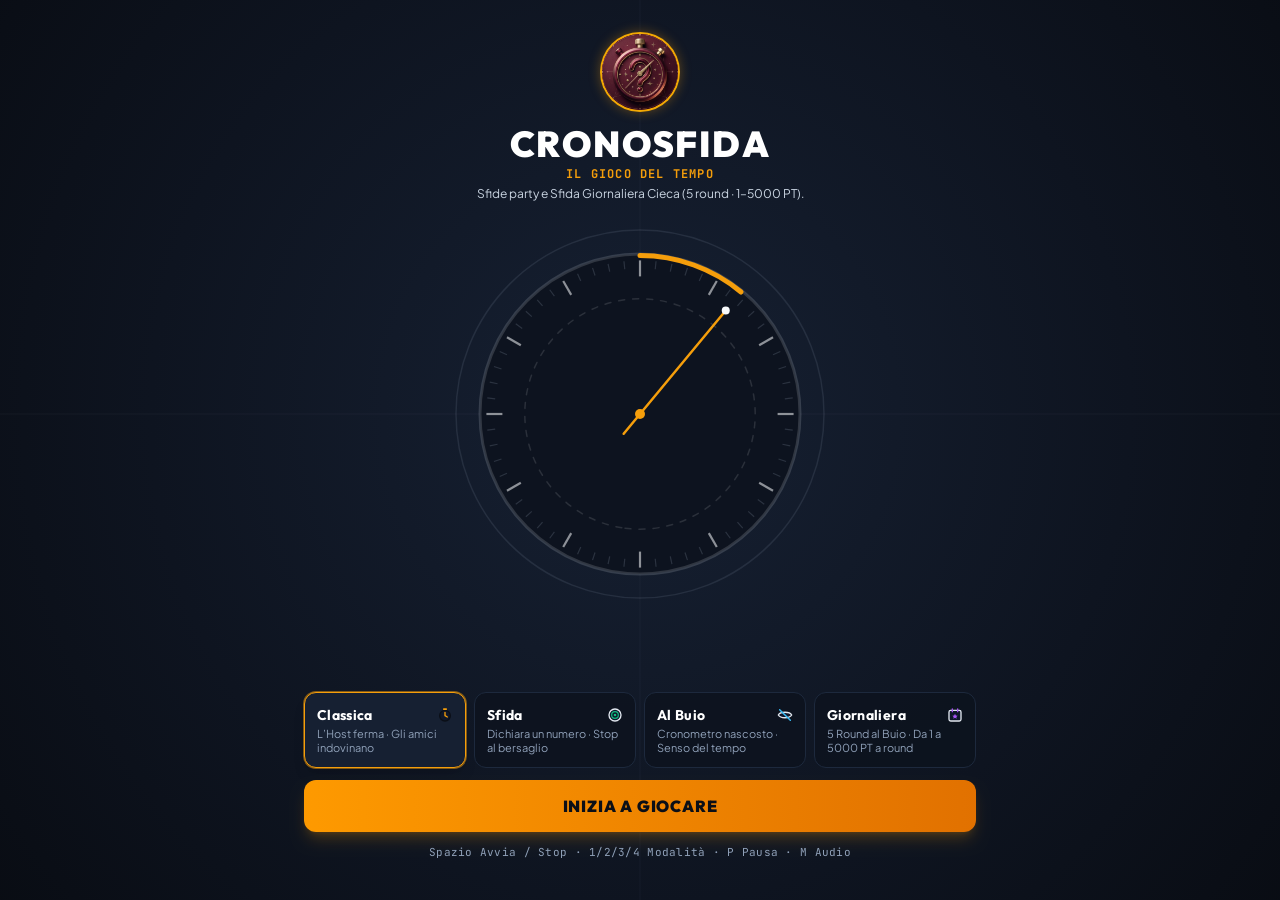
<file: docs/index.html>
<!doctype html>
<html lang="it">
  <head>
    <meta charset="UTF-8" />
    <meta name="viewport" content="width=device-width, initial-scale=1.0" />
    <title>CronoSfida — Il Gioco del Tempo</title>
    <meta name="description" content="Minigioco party di percezione del tempo con tre modalità: Classica, Sfida al Bersaglio e Al Buio." />
    <link rel="icon" type="image/jpeg" href="./assets/aistudio/Gemini_Generated_Image_ws7f7ows7f7ows7f_3889bd19.jpg" />
    <link rel="apple-touch-icon" href="./assets/aistudio/Gemini_Generated_Image_ws7f7ows7f7ows7f_3889bd19.jpg" />
    <meta property="og:title" content="CronoSfida — Il Gioco del Tempo" />
    <meta property="og:description" content="Minigioco party di percezione del tempo con tre modalità: Classica, Sfida al Bersaglio e Al Buio." />
    <meta property="og:image" content="./assets/aistudio/Gemini_Generated_Image_ws7f7ows7f7ows7f_3889bd19.jpg" />
    <meta property="og:type" content="website" />
    <meta name="twitter:card" content="summary_large_image" />
    <meta name="twitter:image" content="./assets/aistudio/Gemini_Generated_Image_ws7f7ows7f7ows7f_3889bd19.jpg" />
    <link rel="preconnect" href="https://fonts.googleapis.com" />
    <link rel="preconnect" href="https://fonts.gstatic.com" crossorigin />
    <link href="https://fonts.googleapis.com/css2?family=JetBrains+Mono:wght@500;700;800&family=Outfit:wght@600;700;800&family=Plus+Jakarta+Sans:wght@400;500;600;700&display=swap" rel="stylesheet" />
    <script type="module" crossorigin src="./assets/index-DxaZ3ooR.js"></script>
    <link rel="stylesheet" crossorigin href="./assets/index-qJCbh9-k.css">
  </head>
  <body class="bg-[#0B0F17] text-[#F8FAFC] antialiased selection:bg-[#F59E0B] selection:text-[#0B0F17] overflow-hidden">
    <div id="root"></div>
    <script>
      window.addEventListener('DOMContentLoaded', function () {
        var isViteDev = !!document.querySelector('script[src*="@vite/client"]');
        var hasRawTsx = !!document.querySelector('script[src*="src/main.tsx"]');
        if (hasRawTsx && !isViteDev && !window.__CRONOSFIDA_MOUNTED__) {
          var link = document.createElement('link');
          link.rel = 'stylesheet';
          link.href = './public/gh-pages/app.css';
          document.head.appendChild(link);
          var s = document.createElement('script');
          s.type = 'module';
          s.src = './public/gh-pages/app.js';
          document.body.appendChild(s);
        }
      });
    </script>
  </body>
</html>
</file>
<file: docs/assets/index-qJCbh9-k.css>
/*! tailwindcss v4.3.3 | MIT License | https://tailwindcss.com */
@layer properties{@supports (((-webkit-hyphens:none)) and (not (margin-trim:inline))) or ((-moz-orient:inline) and (not (color:rgb(from red r g b)))){*,:before,:after,::backdrop{--tw-translate-x:0;--tw-translate-y:0;--tw-translate-z:0;--tw-rotate-x:initial;--tw-rotate-y:initial;--tw-rotate-z:initial;--tw-skew-x:initial;--tw-skew-y:initial;--tw-divide-y-reverse:0;--tw-border-style:solid;--tw-gradient-position:initial;--tw-gradient-from:#0000;--tw-gradient-via:#0000;--tw-gradient-to:#0000;--tw-gradient-stops:initial;--tw-gradient-via-stops:initial;--tw-gradient-from-position:0%;--tw-gradient-via-position:50%;--tw-gradient-to-position:100%;--tw-leading:initial;--tw-font-weight:initial;--tw-tracking:initial;--tw-shadow:0 0 #0000;--tw-shadow-color:initial;--tw-shadow-alpha:100%;--tw-inset-shadow:0 0 #0000;--tw-inset-shadow-color:initial;--tw-inset-shadow-alpha:100%;--tw-ring-color:initial;--tw-ring-shadow:0 0 #0000;--tw-inset-ring-color:initial;--tw-inset-ring-shadow:0 0 #0000;--tw-ring-inset:initial;--tw-ring-offset-width:0px;--tw-ring-offset-color:#fff;--tw-ring-offset-shadow:0 0 #0000;--tw-blur:initial;--tw-brightness:initial;--tw-contrast:initial;--tw-grayscale:initial;--tw-hue-rotate:initial;--tw-invert:initial;--tw-opacity:initial;--tw-saturate:initial;--tw-sepia:initial;--tw-drop-shadow:initial;--tw-drop-shadow-color:initial;--tw-drop-shadow-alpha:100%;--tw-drop-shadow-size:initial;--tw-backdrop-blur:initial;--tw-backdrop-brightness:initial;--tw-backdrop-contrast:initial;--tw-backdrop-grayscale:initial;--tw-backdrop-hue-rotate:initial;--tw-backdrop-invert:initial;--tw-backdrop-opacity:initial;--tw-backdrop-saturate:initial;--tw-backdrop-sepia:initial;--tw-duration:initial;--tw-scale-x:1;--tw-scale-y:1;--tw-scale-z:1}}}@layer theme{:root,:host{--font-sans:-apple-system, BlinkMacSystemFont, "Segoe UI", Roboto, "Helvetica Neue", "Noto Sans", Arial, sans-serif, "Apple Color Emoji", "Segoe UI Emoji", "Segoe UI Symbol", "Noto Color Emoji";--font-mono:ui-monospace, SFMono-Regular, Menlo, Monaco, Consolas, "Liberation Mono", "Courier New", monospace;--color-amber-300:oklch(87.9% .169 91.605);--color-amber-400:oklch(82.8% .189 84.429);--color-amber-500:oklch(76.9% .188 70.08);--color-amber-600:oklch(66.6% .179 58.318);--color-sky-300:oklch(82.8% .111 230.318);--color-sky-400:oklch(74.6% .16 232.661);--color-sky-500:oklch(68.5% .169 237.323);--color-purple-200:oklch(90.2% .063 306.703);--color-purple-300:oklch(82.7% .119 306.383);--color-purple-500:oklch(62.7% .265 303.9);--color-purple-950:oklch(29.1% .149 302.717);--color-rose-400:oklch(71.2% .194 13.428);--color-rose-500:oklch(64.5% .246 16.439);--color-rose-600:oklch(58.6% .253 17.585);--color-rose-950:oklch(27.1% .105 12.094);--color-slate-100:oklch(96.8% .007 247.896);--color-slate-200:oklch(92.9% .013 255.508);--color-slate-300:oklch(86.9% .022 252.894);--color-slate-400:oklch(70.4% .04 256.788);--color-slate-500:oklch(55.4% .046 257.417);--color-slate-600:oklch(44.6% .043 257.281);--color-slate-700:oklch(37.2% .044 257.287);--color-slate-800:oklch(27.9% .041 260.031);--color-slate-900:oklch(20.8% .042 265.755);--color-black:#000;--color-white:#fff;--spacing:.25rem;--container-xs:20rem;--container-sm:24rem;--container-md:28rem;--container-lg:32rem;--container-xl:36rem;--container-2xl:42rem;--container-5xl:64rem;--text-xs:.75rem;--text-xs--line-height:calc(1 / .75);--text-sm:.875rem;--text-sm--line-height:calc(1.25 / .875);--text-base:1rem;--text-base--line-height:calc(1.5 / 1);--text-lg:1.125rem;--text-lg--line-height:calc(1.75 / 1.125);--text-xl:1.25rem;--text-xl--line-height:calc(1.75 / 1.25);--text-2xl:1.5rem;--text-2xl--line-height:calc(2 / 1.5);--text-3xl:1.875rem;--text-3xl--line-height:calc(2.25 / 1.875);--text-4xl:2.25rem;--text-4xl--line-height:calc(2.5 / 2.25);--text-5xl:3rem;--text-5xl--line-height:1;--text-6xl:3.75rem;--text-6xl--line-height:1;--font-weight-normal:400;--font-weight-medium:500;--font-weight-semibold:600;--font-weight-bold:700;--font-weight-extrabold:800;--font-weight-black:900;--tracking-tight:-.025em;--tracking-wide:.025em;--tracking-wider:.05em;--tracking-widest:.1em;--leading-tight:1.25;--leading-snug:1.375;--radius-lg:.5rem;--radius-xl:.75rem;--radius-2xl:1rem;--radius-3xl:1.5rem;--animate-pulse:pulse 2s cubic-bezier(.4, 0, .6, 1) infinite;--blur-md:12px;--default-transition-duration:.15s;--default-transition-timing-function:cubic-bezier(.4, 0, .2, 1);--default-font-family:var(--font-sans);--default-mono-font-family:var(--font-mono)}}@layer base{*,:after,:before,::backdrop{box-sizing:border-box;border:0 solid;margin:0;padding:0}::file-selector-button{box-sizing:border-box;border:0 solid;margin:0;padding:0}html,:host{-webkit-text-size-adjust:100%;tab-size:4;line-height:1.5;font-family:var(--default-font-family,-apple-system, BlinkMacSystemFont, "Segoe UI", Roboto, "Helvetica Neue", "Noto Sans", Arial, sans-serif, "Apple Color Emoji", "Segoe UI Emoji", "Segoe UI Symbol", "Noto Color Emoji");font-feature-settings:var(--default-font-feature-settings,normal);font-variation-settings:var(--default-font-variation-settings,normal);-webkit-tap-highlight-color:transparent}hr{height:0;color:inherit;border-top-width:1px}abbr:where([title]){-webkit-text-decoration:underline dotted;text-decoration:underline dotted}h1,h2,h3,h4,h5,h6{font-size:inherit;font-weight:inherit}a{color:inherit;-webkit-text-decoration:inherit;-webkit-text-decoration:inherit;-webkit-text-decoration:inherit;-webkit-text-decoration:inherit;text-decoration:inherit}b,strong{font-weight:bolder}code,kbd,samp,pre{font-family:var(--default-mono-font-family,ui-monospace, SFMono-Regular, Menlo, Monaco, Consolas, "Liberation Mono", "Courier New", monospace);font-feature-settings:var(--default-mono-font-feature-settings,normal);font-variation-settings:var(--default-mono-font-variation-settings,normal);font-size:1em}small{font-size:80%}sub,sup{vertical-align:baseline;font-size:75%;line-height:0;position:relative}sub{bottom:-.25em}sup{top:-.5em}table{text-indent:0;border-color:inherit;border-collapse:collapse}:-moz-focusring:where(:not(iframe)){outline:auto}progress{vertical-align:baseline}summary{display:list-item}ol,ul,menu{list-style:none}img,svg,video,canvas,audio,iframe,embed,object{vertical-align:middle;display:block}img,video{max-width:100%;height:auto}button,input,select,optgroup,textarea{font:inherit;font-feature-settings:inherit;font-variation-settings:inherit;letter-spacing:inherit;color:inherit;opacity:1;background-color:#0000;border-radius:0}::file-selector-button{font:inherit;font-feature-settings:inherit;font-variation-settings:inherit;letter-spacing:inherit;color:inherit;opacity:1;background-color:#0000;border-radius:0}:where(select:is([multiple],[size])) optgroup{font-weight:bolder}:where(select:is([multiple],[size])) optgroup option{padding-inline-start:20px}::file-selector-button{margin-inline-end:4px}::placeholder{opacity:1}@supports (not ((-webkit-appearance:-apple-pay-button))) or (contain-intrinsic-size:1px){::placeholder{color:currentColor}@supports (color:color-mix(in lab, red, red)){::placeholder{color:color-mix(in oklab, currentcolor 50%, transparent)}}}textarea{resize:vertical}::-webkit-search-decoration{-webkit-appearance:none}::-webkit-date-and-time-value{min-height:1lh;text-align:inherit}::-webkit-datetime-edit{display:inline-flex}::-webkit-datetime-edit-fields-wrapper{padding:0}::-webkit-datetime-edit{padding-block:0}::-webkit-datetime-edit-year-field{padding-block:0}::-webkit-datetime-edit-month-field{padding-block:0}::-webkit-datetime-edit-day-field{padding-block:0}::-webkit-datetime-edit-hour-field{padding-block:0}::-webkit-datetime-edit-minute-field{padding-block:0}::-webkit-datetime-edit-second-field{padding-block:0}::-webkit-datetime-edit-millisecond-field{padding-block:0}::-webkit-datetime-edit-meridiem-field{padding-block:0}::-webkit-calendar-picker-indicator{line-height:1}:-moz-ui-invalid{box-shadow:none}button,input:where([type=button],[type=reset],[type=submit]){appearance:button}::file-selector-button{appearance:button}::-webkit-inner-spin-button{height:auto}::-webkit-outer-spin-button{height:auto}[hidden]:where(:not([hidden=until-found])){display:none!important}:root{--font-display:"Outfit", system-ui, -apple-system, sans-serif;--font-sans:"Plus Jakarta Sans", system-ui, -apple-system, sans-serif;--font-mono:"JetBrains Mono", ui-monospace, SFMono-Regular, monospace}body{font-family:var(--font-sans);color:#f8fafc;-webkit-user-select:none;user-select:none;background-color:#0b0f17}}@layer components;@layer utilities{.pointer-events-auto{pointer-events:auto}.pointer-events-none{pointer-events:none}.visible{visibility:visible}.absolute{position:absolute}.fixed{position:fixed}.relative{position:relative}.static{position:static}.inset-0{inset:0}.top-\[29\%\]{top:29%}.left-1\/2{left:50%}.z-0{z-index:0}.z-10{z-index:10}.z-20{z-index:20}.z-40{z-index:40}.container{width:100%}@media (width>=40rem){.container{max-width:40rem}}@media (width>=48rem){.container{max-width:48rem}}@media (width>=64rem){.container{max-width:64rem}}@media (width>=80rem){.container{max-width:80rem}}@media (width>=96rem){.container{max-width:96rem}}.mx-auto{margin-inline:auto}.my-auto{margin-block:auto}.mt-0\.5{margin-top:calc(var(--spacing) * .5)}.mt-1{margin-top:var(--spacing)}.mt-2{margin-top:calc(var(--spacing) * 2)}.mt-2\.5{margin-top:calc(var(--spacing) * 2.5)}.mt-3{margin-top:calc(var(--spacing) * 3)}.mt-3\.5{margin-top:calc(var(--spacing) * 3.5)}.mt-4{margin-top:calc(var(--spacing) * 4)}.mt-5{margin-top:calc(var(--spacing) * 5)}.mt-6{margin-top:calc(var(--spacing) * 6)}.mb-1\.5{margin-bottom:calc(var(--spacing) * 1.5)}.mb-2{margin-bottom:calc(var(--spacing) * 2)}.mb-2\.5{margin-bottom:calc(var(--spacing) * 2.5)}.ml-1{margin-left:var(--spacing)}.ml-auto{margin-left:auto}.line-clamp-2{-webkit-line-clamp:2;-webkit-box-orient:vertical;display:-webkit-box;overflow:hidden}.block{display:block}.contents{display:contents}.flex{display:flex}.grid{display:grid}.hidden{display:none}.inline{display:inline}.inline-block{display:inline-block}.inline-flex{display:inline-flex}.table{display:table}.h-4{height:calc(var(--spacing) * 4)}.h-5{height:calc(var(--spacing) * 5)}.h-6{height:calc(var(--spacing) * 6)}.h-7{height:calc(var(--spacing) * 7)}.h-8{height:calc(var(--spacing) * 8)}.h-10{height:calc(var(--spacing) * 10)}.h-16{height:calc(var(--spacing) * 16)}.h-24{height:calc(var(--spacing) * 24)}.h-28{height:calc(var(--spacing) * 28)}.h-36{height:calc(var(--spacing) * 36)}.h-auto{height:auto}.h-full{height:100%}.h-screen{height:100vh}.max-h-32{max-height:calc(var(--spacing) * 32)}.max-h-40{max-height:calc(var(--spacing) * 40)}.min-h-4{min-height:calc(var(--spacing) * 4)}.w-4{width:calc(var(--spacing) * 4)}.w-6{width:calc(var(--spacing) * 6)}.w-7{width:calc(var(--spacing) * 7)}.w-8{width:calc(var(--spacing) * 8)}.w-10{width:calc(var(--spacing) * 10)}.w-16{width:calc(var(--spacing) * 16)}.w-20{width:calc(var(--spacing) * 20)}.w-24{width:calc(var(--spacing) * 24)}.w-full{width:100%}.w-px{width:1px}.w-screen{width:100vw}.max-w-2xl{max-width:var(--container-2xl)}.max-w-5xl{max-width:var(--container-5xl)}.max-w-\[440px\]{max-width:440px}.max-w-lg{max-width:var(--container-lg)}.max-w-md{max-width:var(--container-md)}.max-w-sm{max-width:var(--container-sm)}.max-w-xl{max-width:var(--container-xl)}.max-w-xs{max-width:var(--container-xs)}.flex-1{flex:1}.shrink-0{flex-shrink:0}.-translate-x-1\/2{--tw-translate-x:calc(calc(1 / 2 * 100%) * -1);translate:var(--tw-translate-x) var(--tw-translate-y)}.-translate-y-1\/2{--tw-translate-y:calc(calc(1 / 2 * 100%) * -1);translate:var(--tw-translate-x) var(--tw-translate-y)}.scale-\[1\.82\]{scale:1.82}.transform{transform:var(--tw-rotate-x,) var(--tw-rotate-y,) var(--tw-rotate-z,) var(--tw-skew-x,) var(--tw-skew-y,)}.transform-gpu{transform:translateZ(0) var(--tw-rotate-x,) var(--tw-rotate-y,) var(--tw-rotate-z,) var(--tw-skew-x,) var(--tw-skew-y,)}.animate-pulse{animation:var(--animate-pulse)}.cursor-pointer{cursor:pointer}.resize{resize:both}.grid-cols-1{grid-template-columns:repeat(1,minmax(0,1fr))}.grid-cols-2{grid-template-columns:repeat(2,minmax(0,1fr))}.grid-cols-3{grid-template-columns:repeat(3,minmax(0,1fr))}.grid-cols-5{grid-template-columns:repeat(5,minmax(0,1fr))}.flex-col{flex-direction:column}.flex-wrap{flex-wrap:wrap}.items-baseline{align-items:baseline}.items-center{align-items:center}.justify-between{justify-content:space-between}.justify-center{justify-content:center}.gap-0\.5{gap:calc(var(--spacing) * .5)}.gap-1{gap:var(--spacing)}.gap-1\.5{gap:calc(var(--spacing) * 1.5)}.gap-2{gap:calc(var(--spacing) * 2)}.gap-2\.5{gap:calc(var(--spacing) * 2.5)}.gap-3{gap:calc(var(--spacing) * 3)}:where(.divide-y>:not(:last-child)){--tw-divide-y-reverse:0;border-bottom-style:var(--tw-border-style);border-top-style:var(--tw-border-style);border-top-width:calc(1px * var(--tw-divide-y-reverse));border-bottom-width:calc(1px * calc(1 - var(--tw-divide-y-reverse)))}:where(.divide-slate-800\/80>:not(:last-child)){border-color:#1d293dcc}@supports (color:color-mix(in lab, red, red)){:where(.divide-slate-800\/80>:not(:last-child)){border-color:color-mix(in oklab, var(--color-slate-800) 80%, transparent)}}.truncate{text-overflow:ellipsis;white-space:nowrap;overflow:hidden}.overflow-hidden{overflow:hidden}.overflow-y-auto{overflow-y:auto}.rounded{border-radius:.25rem}.rounded-2xl{border-radius:var(--radius-2xl)}.rounded-full{border-radius:2147483647px}.rounded-lg{border-radius:var(--radius-lg)}.rounded-xl{border-radius:var(--radius-xl)}.border{border-style:var(--tw-border-style);border-width:1px}.border-2{border-style:var(--tw-border-style);border-width:2px}.border-x{border-inline-style:var(--tw-border-style);border-inline-width:1px}.border-t{border-top-style:var(--tw-border-style);border-top-width:1px}.border-b{border-bottom-style:var(--tw-border-style);border-bottom-width:1px}.border-\[\#10B981\]{border-color:#10b981}.border-\[\#F59E0B\]{border-color:#f59e0b}.border-amber-400{border-color:var(--color-amber-400)}.border-amber-400\/30{border-color:#fcbb004d}@supports (color:color-mix(in lab, red, red)){.border-amber-400\/30{border-color:color-mix(in oklab, var(--color-amber-400) 30%, transparent)}}.border-amber-400\/90{border-color:#fcbb00e6}@supports (color:color-mix(in lab, red, red)){.border-amber-400\/90{border-color:color-mix(in oklab, var(--color-amber-400) 90%, transparent)}}.border-purple-500\/40{border-color:#ac4bff66}@supports (color:color-mix(in lab, red, red)){.border-purple-500\/40{border-color:color-mix(in oklab, var(--color-purple-500) 40%, transparent)}}.border-purple-500\/60{border-color:#ac4bff99}@supports (color:color-mix(in lab, red, red)){.border-purple-500\/60{border-color:color-mix(in oklab, var(--color-purple-500) 60%, transparent)}}.border-slate-600{border-color:var(--color-slate-600)}.border-slate-700{border-color:var(--color-slate-700)}.border-slate-800{border-color:var(--color-slate-800)}.border-slate-800\/80{border-color:#1d293dcc}@supports (color:color-mix(in lab, red, red)){.border-slate-800\/80{border-color:color-mix(in oklab, var(--color-slate-800) 80%, transparent)}}.bg-\[\#0B0F17\]{background-color:#0b0f17}.bg-\[\#0B0F17\]\/90{background-color:oklab(16.8281% -.00191803 -.0179601/.9)}.bg-\[\#0D131F\]\/90{background-color:oklab(18.7072% -.00293005 -.0262161/.9)}.bg-\[\#0D131F\]\/95{background-color:oklab(18.7072% -.00293005 -.0262161/.95)}.bg-\[\#0F172A\]{background-color:#0f172a}.bg-\[\#7B1324\]{background-color:#7b1324}.bg-\[\#10B981\]{background-color:#10b981}.bg-\[\#10B981\]\/20{background-color:oklab(69.5873% -.142158 .0448781/.2)}.bg-\[\#162032\]{background-color:#162032}.bg-\[\#F59E0B\]{background-color:#f59e0b}.bg-amber-400\/20{background-color:#fcbb0033}@supports (color:color-mix(in lab, red, red)){.bg-amber-400\/20{background-color:color-mix(in oklab, var(--color-amber-400) 20%, transparent)}}.bg-black\/75{background-color:#000000bf}@supports (color:color-mix(in lab, red, red)){.bg-black\/75{background-color:color-mix(in oklab, var(--color-black) 75%, transparent)}}.bg-black\/80{background-color:#000c}@supports (color:color-mix(in lab, red, red)){.bg-black\/80{background-color:color-mix(in oklab, var(--color-black) 80%, transparent)}}.bg-purple-950\/40{background-color:#3c036666}@supports (color:color-mix(in lab, red, red)){.bg-purple-950\/40{background-color:color-mix(in oklab, var(--color-purple-950) 40%, transparent)}}.bg-purple-950\/60{background-color:#3c036699}@supports (color:color-mix(in lab, red, red)){.bg-purple-950\/60{background-color:color-mix(in oklab, var(--color-purple-950) 60%, transparent)}}.bg-slate-800{background-color:var(--color-slate-800)}.bg-slate-800\/90{background-color:#1d293de6}@supports (color:color-mix(in lab, red, red)){.bg-slate-800\/90{background-color:color-mix(in oklab, var(--color-slate-800) 90%, transparent)}}.bg-slate-900{background-color:var(--color-slate-900)}.bg-transparent{background-color:#0000}.bg-gradient-to-br{--tw-gradient-position:to bottom right in oklab;background-image:linear-gradient(var(--tw-gradient-stops))}.bg-gradient-to-r{--tw-gradient-position:to right in oklab;background-image:linear-gradient(var(--tw-gradient-stops))}.from-amber-500{--tw-gradient-from:var(--color-amber-500);--tw-gradient-stops:var(--tw-gradient-via-stops,var(--tw-gradient-position), var(--tw-gradient-from) var(--tw-gradient-from-position), var(--tw-gradient-to) var(--tw-gradient-to-position))}.from-amber-600{--tw-gradient-from:var(--color-amber-600);--tw-gradient-stops:var(--tw-gradient-via-stops,var(--tw-gradient-position), var(--tw-gradient-from) var(--tw-gradient-from-position), var(--tw-gradient-to) var(--tw-gradient-to-position))}.from-rose-500{--tw-gradient-from:var(--color-rose-500);--tw-gradient-stops:var(--tw-gradient-via-stops,var(--tw-gradient-position), var(--tw-gradient-from) var(--tw-gradient-from-position), var(--tw-gradient-to) var(--tw-gradient-to-position))}.from-sky-400{--tw-gradient-from:var(--color-sky-400);--tw-gradient-stops:var(--tw-gradient-via-stops,var(--tw-gradient-position), var(--tw-gradient-from) var(--tw-gradient-from-position), var(--tw-gradient-to) var(--tw-gradient-to-position))}.via-rose-950{--tw-gradient-via:var(--color-rose-950);--tw-gradient-via-stops:var(--tw-gradient-position), var(--tw-gradient-from) var(--tw-gradient-from-position), var(--tw-gradient-via) var(--tw-gradient-via-position), var(--tw-gradient-to) var(--tw-gradient-to-position);--tw-gradient-stops:var(--tw-gradient-via-stops)}.to-amber-600{--tw-gradient-to:var(--color-amber-600);--tw-gradient-stops:var(--tw-gradient-via-stops,var(--tw-gradient-position), var(--tw-gradient-from) var(--tw-gradient-from-position), var(--tw-gradient-to) var(--tw-gradient-to-position))}.to-rose-600{--tw-gradient-to:var(--color-rose-600);--tw-gradient-stops:var(--tw-gradient-via-stops,var(--tw-gradient-position), var(--tw-gradient-from) var(--tw-gradient-from-position), var(--tw-gradient-to) var(--tw-gradient-to-position))}.to-sky-500{--tw-gradient-to:var(--color-sky-500);--tw-gradient-stops:var(--tw-gradient-via-stops,var(--tw-gradient-position), var(--tw-gradient-from) var(--tw-gradient-from-position), var(--tw-gradient-to) var(--tw-gradient-to-position))}.to-slate-900{--tw-gradient-to:var(--color-slate-900);--tw-gradient-stops:var(--tw-gradient-via-stops,var(--tw-gradient-position), var(--tw-gradient-from) var(--tw-gradient-from-position), var(--tw-gradient-to) var(--tw-gradient-to-position))}.object-cover{object-fit:cover}.object-center{object-position:center}.p-0{padding:0}.p-0\.5{padding:calc(var(--spacing) * .5)}.p-2{padding:calc(var(--spacing) * 2)}.p-2\.5{padding:calc(var(--spacing) * 2.5)}.p-3{padding:calc(var(--spacing) * 3)}.p-4{padding:calc(var(--spacing) * 4)}.p-6{padding:calc(var(--spacing) * 6)}.px-1{padding-inline:var(--spacing)}.px-1\.5{padding-inline:calc(var(--spacing) * 1.5)}.px-2{padding-inline:calc(var(--spacing) * 2)}.px-2\.5{padding-inline:calc(var(--spacing) * 2.5)}.px-3{padding-inline:calc(var(--spacing) * 3)}.px-3\.5{padding-inline:calc(var(--spacing) * 3.5)}.px-4{padding-inline:calc(var(--spacing) * 4)}.px-5{padding-inline:calc(var(--spacing) * 5)}.px-6{padding-inline:calc(var(--spacing) * 6)}.px-8{padding-inline:calc(var(--spacing) * 8)}.py-0\.5{padding-block:calc(var(--spacing) * .5)}.py-1{padding-block:var(--spacing)}.py-1\.5{padding-block:calc(var(--spacing) * 1.5)}.py-2{padding-block:calc(var(--spacing) * 2)}.py-2\.5{padding-block:calc(var(--spacing) * 2.5)}.py-3{padding-block:calc(var(--spacing) * 3)}.py-3\.5{padding-block:calc(var(--spacing) * 3.5)}.py-4{padding-block:calc(var(--spacing) * 4)}.pt-0\.5{padding-top:calc(var(--spacing) * .5)}.pt-1{padding-top:var(--spacing)}.pt-2{padding-top:calc(var(--spacing) * 2)}.pb-1{padding-bottom:var(--spacing)}.pb-2{padding-bottom:calc(var(--spacing) * 2)}.text-center{text-align:center}.text-left{text-align:left}.font-sans{font-family:var(--font-sans)}.text-2xl{font-size:var(--text-2xl);line-height:var(--tw-leading,var(--text-2xl--line-height))}.text-4xl{font-size:var(--text-4xl);line-height:var(--tw-leading,var(--text-4xl--line-height))}.text-base{font-size:var(--text-base);line-height:var(--tw-leading,var(--text-base--line-height))}.text-lg{font-size:var(--text-lg);line-height:var(--tw-leading,var(--text-lg--line-height))}.text-sm{font-size:var(--text-sm);line-height:var(--tw-leading,var(--text-sm--line-height))}.text-xl{font-size:var(--text-xl);line-height:var(--tw-leading,var(--text-xl--line-height))}.text-xs{font-size:var(--text-xs);line-height:var(--tw-leading,var(--text-xs--line-height))}.text-\[8px\]{font-size:8px}.text-\[9px\]{font-size:9px}.text-\[10px\]{font-size:10px}.text-\[11px\]{font-size:11px}.leading-none{--tw-leading:1;line-height:1}.leading-snug{--tw-leading:var(--leading-snug);line-height:var(--leading-snug)}.leading-tight{--tw-leading:var(--leading-tight);line-height:var(--leading-tight)}.font-black{--tw-font-weight:var(--font-weight-black);font-weight:var(--font-weight-black)}.font-bold{--tw-font-weight:var(--font-weight-bold);font-weight:var(--font-weight-bold)}.font-extrabold{--tw-font-weight:var(--font-weight-extrabold);font-weight:var(--font-weight-extrabold)}.font-medium{--tw-font-weight:var(--font-weight-medium);font-weight:var(--font-weight-medium)}.font-normal{--tw-font-weight:var(--font-weight-normal);font-weight:var(--font-weight-normal)}.font-semibold{--tw-font-weight:var(--font-weight-semibold);font-weight:var(--font-weight-semibold)}.tracking-tight{--tw-tracking:var(--tracking-tight);letter-spacing:var(--tracking-tight)}.tracking-wide{--tw-tracking:var(--tracking-wide);letter-spacing:var(--tracking-wide)}.tracking-wider{--tw-tracking:var(--tracking-wider);letter-spacing:var(--tracking-wider)}.tracking-widest{--tw-tracking:var(--tracking-widest);letter-spacing:var(--tracking-widest)}.whitespace-nowrap{white-space:nowrap}.text-\[\#0B0F17\]{color:#0b0f17}.text-\[\#10B981\]{color:#10b981}.text-\[\#38BDF8\]{color:#38bdf8}.text-\[\#A855F7\]{color:#a855f7}.text-\[\#F8FAFC\]{color:#f8fafc}.text-\[\#F59E0B\]{color:#f59e0b}.text-amber-300{color:var(--color-amber-300)}.text-amber-400{color:var(--color-amber-400)}.text-purple-200{color:var(--color-purple-200)}.text-purple-300{color:var(--color-purple-300)}.text-rose-400{color:var(--color-rose-400)}.text-slate-100{color:var(--color-slate-100)}.text-slate-200{color:var(--color-slate-200)}.text-slate-300{color:var(--color-slate-300)}.text-slate-400{color:var(--color-slate-400)}.text-slate-500{color:var(--color-slate-500)}.text-white{color:var(--color-white)}.lowercase{text-transform:lowercase}.uppercase{text-transform:uppercase}.antialiased{-webkit-font-smoothing:antialiased;-moz-osx-font-smoothing:grayscale}.shadow{--tw-shadow:0 1px 3px 0 var(--tw-shadow-color,#0000001a), 0 1px 2px -1px var(--tw-shadow-color,#0000001a);box-shadow:var(--tw-inset-shadow), var(--tw-inset-ring-shadow), var(--tw-ring-offset-shadow), var(--tw-ring-shadow), var(--tw-shadow)}.shadow-2xl{--tw-shadow:0 25px 50px -12px var(--tw-shadow-color,#00000040);box-shadow:var(--tw-inset-shadow), var(--tw-inset-ring-shadow), var(--tw-ring-offset-shadow), var(--tw-ring-shadow), var(--tw-shadow)}.shadow-\[0_0_12px_rgba\(245\,158\,11\,0\.35\)\]{--tw-shadow:0 0 12px var(--tw-shadow-color,#f59e0b59);box-shadow:var(--tw-inset-shadow), var(--tw-inset-ring-shadow), var(--tw-ring-offset-shadow), var(--tw-ring-shadow), var(--tw-shadow)}.shadow-lg{--tw-shadow:0 10px 15px -3px var(--tw-shadow-color,#0000001a), 0 4px 6px -4px var(--tw-shadow-color,#0000001a);box-shadow:var(--tw-inset-shadow), var(--tw-inset-ring-shadow), var(--tw-ring-offset-shadow), var(--tw-ring-shadow), var(--tw-shadow)}.shadow-md{--tw-shadow:0 4px 6px -1px var(--tw-shadow-color,#0000001a), 0 2px 4px -2px var(--tw-shadow-color,#0000001a);box-shadow:var(--tw-inset-shadow), var(--tw-inset-ring-shadow), var(--tw-ring-offset-shadow), var(--tw-ring-shadow), var(--tw-shadow)}.shadow-sm{--tw-shadow:0 1px 3px 0 var(--tw-shadow-color,#0000001a), 0 1px 2px -1px var(--tw-shadow-color,#0000001a);box-shadow:var(--tw-inset-shadow), var(--tw-inset-ring-shadow), var(--tw-ring-offset-shadow), var(--tw-ring-shadow), var(--tw-shadow)}.shadow-xl{--tw-shadow:0 20px 25px -5px var(--tw-shadow-color,#0000001a), 0 8px 10px -6px var(--tw-shadow-color,#0000001a);box-shadow:var(--tw-inset-shadow), var(--tw-inset-ring-shadow), var(--tw-ring-offset-shadow), var(--tw-ring-shadow), var(--tw-shadow)}.ring,.ring-1{--tw-ring-shadow:var(--tw-ring-inset,) 0 0 0 calc(1px + var(--tw-ring-offset-width)) var(--tw-ring-color,currentcolor);box-shadow:var(--tw-inset-shadow), var(--tw-inset-ring-shadow), var(--tw-ring-offset-shadow), var(--tw-ring-shadow), var(--tw-shadow)}.shadow-amber-500\/20{--tw-shadow-color:#f99c0033}@supports (color:color-mix(in lab, red, red)){.shadow-amber-500\/20{--tw-shadow-color:color-mix(in oklab, color-mix(in oklab, var(--color-amber-500) 20%, transparent) var(--tw-shadow-alpha), transparent)}}.shadow-rose-600\/30{--tw-shadow-color:#e700444d}@supports (color:color-mix(in lab, red, red)){.shadow-rose-600\/30{--tw-shadow-color:color-mix(in oklab, color-mix(in oklab, var(--color-rose-600) 30%, transparent) var(--tw-shadow-alpha), transparent)}}.shadow-sky-500\/20{--tw-shadow-color:#00a5ef33}@supports (color:color-mix(in lab, red, red)){.shadow-sky-500\/20{--tw-shadow-color:color-mix(in oklab, color-mix(in oklab, var(--color-sky-500) 20%, transparent) var(--tw-shadow-alpha), transparent)}}.ring-\[\#F59E0B\]\/50{--tw-ring-color:oklab(76.8591% .0560995 .154808/.5)}.blur{--tw-blur:blur(8px);filter:var(--tw-blur,) var(--tw-brightness,) var(--tw-contrast,) var(--tw-grayscale,) var(--tw-hue-rotate,) var(--tw-invert,) var(--tw-saturate,) var(--tw-sepia,) var(--tw-drop-shadow,)}.filter{filter:var(--tw-blur,) var(--tw-brightness,) var(--tw-contrast,) var(--tw-grayscale,) var(--tw-hue-rotate,) var(--tw-invert,) var(--tw-saturate,) var(--tw-sepia,) var(--tw-drop-shadow,)}.filter\!{filter:var(--tw-blur,) var(--tw-brightness,) var(--tw-contrast,) var(--tw-grayscale,) var(--tw-hue-rotate,) var(--tw-invert,) var(--tw-saturate,) var(--tw-sepia,) var(--tw-drop-shadow,)!important}.backdrop-blur-md{--tw-backdrop-blur:blur(var(--blur-md));-webkit-backdrop-filter:var(--tw-backdrop-blur,) var(--tw-backdrop-brightness,) var(--tw-backdrop-contrast,) var(--tw-backdrop-grayscale,) var(--tw-backdrop-hue-rotate,) var(--tw-backdrop-invert,) var(--tw-backdrop-opacity,) var(--tw-backdrop-saturate,) var(--tw-backdrop-sepia,);backdrop-filter:var(--tw-backdrop-blur,) var(--tw-backdrop-brightness,) var(--tw-backdrop-contrast,) var(--tw-backdrop-grayscale,) var(--tw-backdrop-hue-rotate,) var(--tw-backdrop-invert,) var(--tw-backdrop-opacity,) var(--tw-backdrop-saturate,) var(--tw-backdrop-sepia,)}.transition{transition-property:color,background-color,border-color,outline-color,text-decoration-color,fill,stroke,--tw-gradient-from,--tw-gradient-via,--tw-gradient-to,opacity,box-shadow,transform,translate,scale,rotate,filter,-webkit-backdrop-filter,backdrop-filter,display,content-visibility,overlay,pointer-events;transition-timing-function:var(--tw-ease,var(--default-transition-timing-function));transition-duration:var(--tw-duration,var(--default-transition-duration))}.transition-all{transition-property:all;transition-timing-function:var(--tw-ease,var(--default-transition-timing-function));transition-duration:var(--tw-duration,var(--default-transition-duration))}.transition-colors{transition-property:color,background-color,border-color,outline-color,text-decoration-color,fill,stroke,--tw-gradient-from,--tw-gradient-via,--tw-gradient-to;transition-timing-function:var(--tw-ease,var(--default-transition-timing-function));transition-duration:var(--tw-duration,var(--default-transition-duration))}.transition-transform{transition-property:transform,translate,scale,rotate;transition-timing-function:var(--tw-ease,var(--default-transition-timing-function));transition-duration:var(--tw-duration,var(--default-transition-duration))}.duration-150{--tw-duration:.15s;transition-duration:.15s}.duration-200{--tw-duration:.2s;transition-duration:.2s}.select-none{-webkit-user-select:none;user-select:none}.selection\:bg-\[\#F59E0B\] ::selection{background-color:#f59e0b}.selection\:bg-\[\#F59E0B\]::selection{background-color:#f59e0b}.selection\:text-\[\#0B0F17\] ::selection{color:#0b0f17}.selection\:text-\[\#0B0F17\]::selection{color:#0b0f17}@media (hover:hover){.hover\:scale-105:hover{--tw-scale-x:105%;--tw-scale-y:105%;--tw-scale-z:105%;scale:var(--tw-scale-x) var(--tw-scale-y)}.hover\:border-slate-500:hover{border-color:var(--color-slate-500)}.hover\:border-slate-600:hover{border-color:var(--color-slate-600)}.hover\:border-slate-700:hover{border-color:var(--color-slate-700)}.hover\:bg-\[\#D97706\]:hover{background-color:#d97706}.hover\:bg-slate-700:hover{background-color:var(--color-slate-700)}.hover\:from-amber-400:hover{--tw-gradient-from:var(--color-amber-400);--tw-gradient-stops:var(--tw-gradient-via-stops,var(--tw-gradient-position), var(--tw-gradient-from) var(--tw-gradient-from-position), var(--tw-gradient-to) var(--tw-gradient-to-position))}.hover\:from-rose-400:hover{--tw-gradient-from:var(--color-rose-400);--tw-gradient-stops:var(--tw-gradient-via-stops,var(--tw-gradient-position), var(--tw-gradient-from) var(--tw-gradient-from-position), var(--tw-gradient-to) var(--tw-gradient-to-position))}.hover\:from-sky-300:hover{--tw-gradient-from:var(--color-sky-300);--tw-gradient-stops:var(--tw-gradient-via-stops,var(--tw-gradient-position), var(--tw-gradient-from) var(--tw-gradient-from-position), var(--tw-gradient-to) var(--tw-gradient-to-position))}.hover\:to-amber-500:hover{--tw-gradient-to:var(--color-amber-500);--tw-gradient-stops:var(--tw-gradient-via-stops,var(--tw-gradient-position), var(--tw-gradient-from) var(--tw-gradient-from-position), var(--tw-gradient-to) var(--tw-gradient-to-position))}.hover\:to-rose-500:hover{--tw-gradient-to:var(--color-rose-500);--tw-gradient-stops:var(--tw-gradient-via-stops,var(--tw-gradient-position), var(--tw-gradient-from) var(--tw-gradient-from-position), var(--tw-gradient-to) var(--tw-gradient-to-position))}.hover\:to-sky-400:hover{--tw-gradient-to:var(--color-sky-400);--tw-gradient-stops:var(--tw-gradient-via-stops,var(--tw-gradient-position), var(--tw-gradient-from) var(--tw-gradient-from-position), var(--tw-gradient-to) var(--tw-gradient-to-position))}.hover\:text-\[\#F59E0B\]:hover{color:#f59e0b}.hover\:text-rose-400:hover{color:var(--color-rose-400)}.hover\:text-slate-200:hover{color:var(--color-slate-200)}.hover\:text-white:hover{color:var(--color-white)}.hover\:underline:hover{text-decoration-line:underline}}.focus\:ring-\[\#F59E0B\]:focus{--tw-ring-color:#f59e0b}.focus\:outline-none:focus{--tw-outline-style:none;outline-style:none}.active\:scale-97:active{--tw-scale-x:97%;--tw-scale-y:97%;--tw-scale-z:97%;scale:var(--tw-scale-x) var(--tw-scale-y)}.active\:scale-98:active{--tw-scale-x:98%;--tw-scale-y:98%;--tw-scale-z:98%;scale:var(--tw-scale-x) var(--tw-scale-y)}.active\:scale-99:active{--tw-scale-x:99%;--tw-scale-y:99%;--tw-scale-z:99%;scale:var(--tw-scale-x) var(--tw-scale-y)}.disabled\:opacity-40:disabled{opacity:.4}@media (width>=40rem){.sm\:mb-3{margin-bottom:calc(var(--spacing) * 3)}.sm\:block{display:block}.sm\:flex{display:flex}.sm\:hidden{display:none}.sm\:inline{display:inline}.sm\:h-8{height:calc(var(--spacing) * 8)}.sm\:h-44{height:calc(var(--spacing) * 44)}.sm\:min-h-8{min-height:calc(var(--spacing) * 8)}.sm\:w-8{width:calc(var(--spacing) * 8)}.sm\:max-w-sm{max-width:var(--container-sm)}.sm\:grid-cols-2{grid-template-columns:repeat(2,minmax(0,1fr))}.sm\:grid-cols-3{grid-template-columns:repeat(3,minmax(0,1fr))}.sm\:grid-cols-4{grid-template-columns:repeat(4,minmax(0,1fr))}.sm\:flex-row{flex-direction:row}.sm\:gap-1\.5{gap:calc(var(--spacing) * 1.5)}.sm\:gap-2{gap:calc(var(--spacing) * 2)}.sm\:gap-3{gap:calc(var(--spacing) * 3)}.sm\:gap-3\.5{gap:calc(var(--spacing) * 3.5)}.sm\:rounded-3xl{border-radius:var(--radius-3xl)}.sm\:rounded-xl{border-radius:var(--radius-xl)}.sm\:p-1{padding:var(--spacing)}.sm\:p-3{padding:calc(var(--spacing) * 3)}.sm\:p-4{padding:calc(var(--spacing) * 4)}.sm\:p-5{padding:calc(var(--spacing) * 5)}.sm\:p-6{padding:calc(var(--spacing) * 6)}.sm\:px-2\.5{padding-inline:calc(var(--spacing) * 2.5)}.sm\:px-3{padding-inline:calc(var(--spacing) * 3)}.sm\:py-1\.5{padding-block:calc(var(--spacing) * 1.5)}.sm\:py-5{padding-block:calc(var(--spacing) * 5)}.sm\:py-6{padding-block:calc(var(--spacing) * 6)}.sm\:pt-2{padding-top:calc(var(--spacing) * 2)}.sm\:pb-3{padding-bottom:calc(var(--spacing) * 3)}.sm\:pb-4{padding-bottom:calc(var(--spacing) * 4)}.sm\:text-2xl{font-size:var(--text-2xl);line-height:var(--tw-leading,var(--text-2xl--line-height))}.sm\:text-3xl{font-size:var(--text-3xl);line-height:var(--tw-leading,var(--text-3xl--line-height))}.sm\:text-5xl{font-size:var(--text-5xl);line-height:var(--tw-leading,var(--text-5xl--line-height))}.sm\:text-base{font-size:var(--text-base);line-height:var(--tw-leading,var(--text-base--line-height))}.sm\:text-sm{font-size:var(--text-sm);line-height:var(--tw-leading,var(--text-sm--line-height))}.sm\:text-xl{font-size:var(--text-xl);line-height:var(--tw-leading,var(--text-xl--line-height))}.sm\:text-xs{font-size:var(--text-xs);line-height:var(--tw-leading,var(--text-xs--line-height))}.sm\:text-\[9px\]{font-size:9px}.sm\:text-\[11px\]{font-size:11px}}@media (width>=48rem){.md\:top-\[38\%\]{top:38%}.md\:h-20{height:calc(var(--spacing) * 20)}.md\:h-28{height:calc(var(--spacing) * 28)}.md\:w-20{width:calc(var(--spacing) * 20)}.md\:w-28{width:calc(var(--spacing) * 28)}.md\:p-6{padding:calc(var(--spacing) * 6)}.md\:px-8{padding-inline:calc(var(--spacing) * 8)}.md\:text-2xl{font-size:var(--text-2xl);line-height:var(--tw-leading,var(--text-2xl--line-height))}.md\:text-3xl{font-size:var(--text-3xl);line-height:var(--tw-leading,var(--text-3xl--line-height))}.md\:text-4xl{font-size:var(--text-4xl);line-height:var(--tw-leading,var(--text-4xl--line-height))}.md\:text-6xl{font-size:var(--text-6xl);line-height:var(--tw-leading,var(--text-6xl--line-height))}.md\:text-sm{font-size:var(--text-sm);line-height:var(--tw-leading,var(--text-sm--line-height))}.md\:text-xs{font-size:var(--text-xs);line-height:var(--tw-leading,var(--text-xs--line-height))}.md\:text-\[11px\]{font-size:11px}}}.font-display{font-family:var(--font-display)}.font-mono-tabular{font-family:var(--font-mono);font-variant-numeric:tabular-nums}.hud-stroke{paint-order:stroke fill;-webkit-text-stroke:3px #0b0f17;text-shadow:0 2px 8px #000000d9}@property --tw-translate-x{syntax:"*";inherits:false;initial-value:0}@property --tw-translate-y{syntax:"*";inherits:false;initial-value:0}@property --tw-translate-z{syntax:"*";inherits:false;initial-value:0}@property --tw-rotate-x{syntax:"*";inherits:false}@property --tw-rotate-y{syntax:"*";inherits:false}@property --tw-rotate-z{syntax:"*";inherits:false}@property --tw-skew-x{syntax:"*";inherits:false}@property --tw-skew-y{syntax:"*";inherits:false}@property --tw-divide-y-reverse{syntax:"*";inherits:false;initial-value:0}@property --tw-border-style{syntax:"*";inherits:false;initial-value:solid}@property --tw-gradient-position{syntax:"*";inherits:false}@property --tw-gradient-from{syntax:"<color>";inherits:false;initial-value:#0000}@property --tw-gradient-via{syntax:"<color>";inherits:false;initial-value:#0000}@property --tw-gradient-to{syntax:"<color>";inherits:false;initial-value:#0000}@property --tw-gradient-stops{syntax:"*";inherits:false}@property --tw-gradient-via-stops{syntax:"*";inherits:false}@property --tw-gradient-from-position{syntax:"<length-percentage>";inherits:false;initial-value:0%}@property --tw-gradient-via-position{syntax:"<length-percentage>";inherits:false;initial-value:50%}@property --tw-gradient-to-position{syntax:"<length-percentage>";inherits:false;initial-value:100%}@property --tw-leading{syntax:"*";inherits:false}@property --tw-font-weight{syntax:"*";inherits:false}@property --tw-tracking{syntax:"*";inherits:false}@property --tw-shadow{syntax:"*";inherits:false;initial-value:0 0 #0000}@property --tw-shadow-color{syntax:"*";inherits:false}@property --tw-shadow-alpha{syntax:"<percentage>";inherits:false;initial-value:100%}@property --tw-inset-shadow{syntax:"*";inherits:false;initial-value:0 0 #0000}@property --tw-inset-shadow-color{syntax:"*";inherits:false}@property --tw-inset-shadow-alpha{syntax:"<percentage>";inherits:false;initial-value:100%}@property --tw-ring-color{syntax:"*";inherits:false}@property --tw-ring-shadow{syntax:"*";inherits:false;initial-value:0 0 #0000}@property --tw-inset-ring-color{syntax:"*";inherits:false}@property --tw-inset-ring-shadow{syntax:"*";inherits:false;initial-value:0 0 #0000}@property --tw-ring-inset{syntax:"*";inherits:false}@property --tw-ring-offset-width{syntax:"<length>";inherits:false;initial-value:0}@property --tw-ring-offset-color{syntax:"*";inherits:false;initial-value:#fff}@property --tw-ring-offset-shadow{syntax:"*";inherits:false;initial-value:0 0 #0000}@property --tw-blur{syntax:"*";inherits:false}@property --tw-brightness{syntax:"*";inherits:false}@property --tw-contrast{syntax:"*";inherits:false}@property --tw-grayscale{syntax:"*";inherits:false}@property --tw-hue-rotate{syntax:"*";inherits:false}@property --tw-invert{syntax:"*";inherits:false}@property --tw-opacity{syntax:"*";inherits:false}@property --tw-saturate{syntax:"*";inherits:false}@property --tw-sepia{syntax:"*";inherits:false}@property --tw-drop-shadow{syntax:"*";inherits:false}@property --tw-drop-shadow-color{syntax:"*";inherits:false}@property --tw-drop-shadow-alpha{syntax:"<percentage>";inherits:false;initial-value:100%}@property --tw-drop-shadow-size{syntax:"*";inherits:false}@property --tw-backdrop-blur{syntax:"*";inherits:false}@property --tw-backdrop-brightness{syntax:"*";inherits:false}@property --tw-backdrop-contrast{syntax:"*";inherits:false}@property --tw-backdrop-grayscale{syntax:"*";inherits:false}@property --tw-backdrop-hue-rotate{syntax:"*";inherits:false}@property --tw-backdrop-invert{syntax:"*";inherits:false}@property --tw-backdrop-opacity{syntax:"*";inherits:false}@property --tw-backdrop-saturate{syntax:"*";inherits:false}@property --tw-backdrop-sepia{syntax:"*";inherits:false}@property --tw-duration{syntax:"*";inherits:false}@property --tw-scale-x{syntax:"*";inherits:false;initial-value:1}@property --tw-scale-y{syntax:"*";inherits:false;initial-value:1}@property --tw-scale-z{syntax:"*";inherits:false;initial-value:1}@keyframes pulse{50%{opacity:.5}}
</file>
